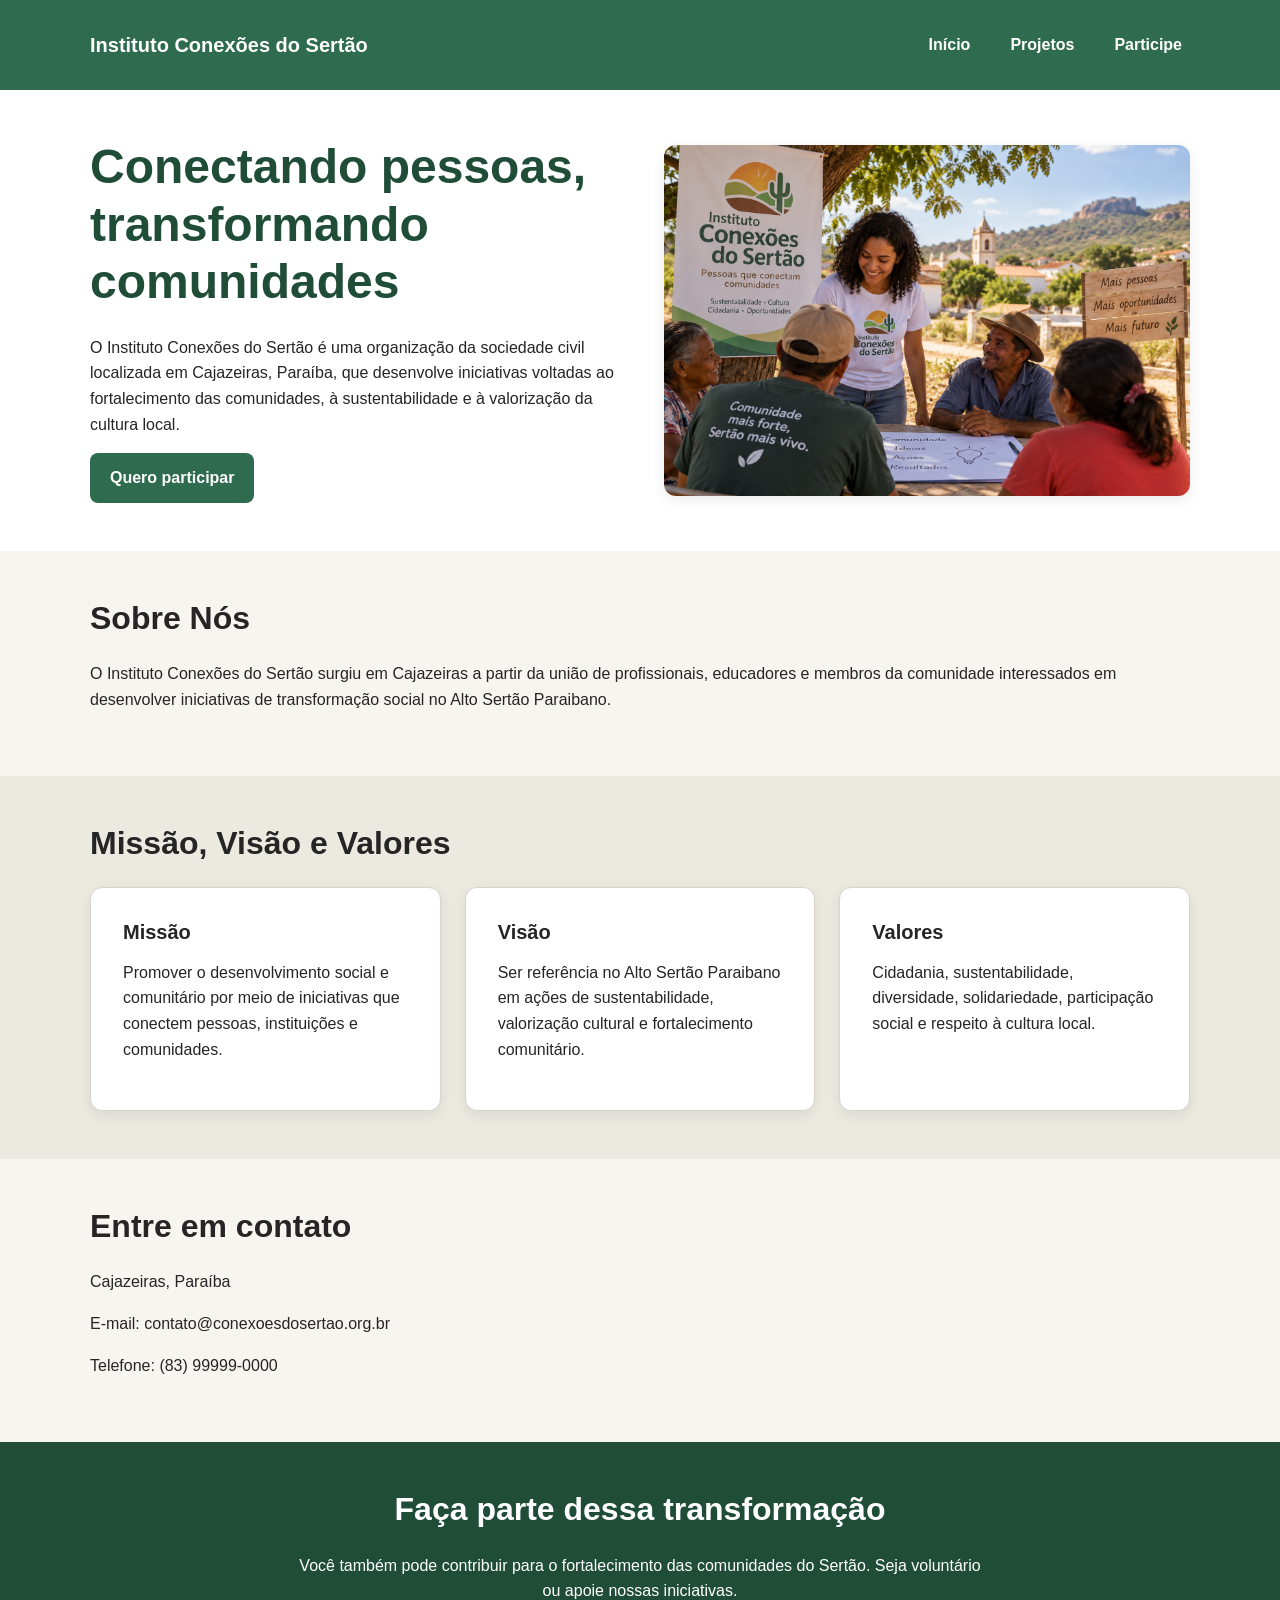
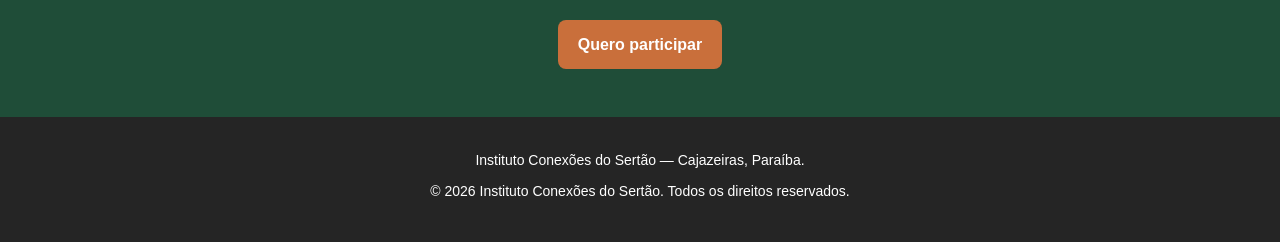
<file: index.html>
<!DOCTYPE html>
<html lang="pt-BR">

<head>
    <meta charset="UTF-8">
    <meta name="viewport" content="width=device-width, initial-scale=1.0">
    <title>Instituto Conexões do Sertão</title>
    <link rel="stylesheet" href="style.css">
</head>

<body>

<header class="cabecalho">
    <div class="container cabecalho-conteudo">

        <h1 class="logo">
            <a href="index.html">Instituto Conexões do Sertão</a>
        </h1>

        <!-- Navegação para telas maiores -->
        <nav class="navegacao-desktop" aria-label="Navegação principal">
            <a href="index.html">Início</a>

            <div class="dropdown">
                <a href="projetos.html">Projetos</a>

                <div class="dropdown-menu">
                    <a href="projetos.html#coleta">Coleta Seletiva</a>
                    <a href="projetos.html#cultura">Cultura e Memória</a>
                    <a href="projetos.html#conexoes">Conexões Comunitárias</a>
                </div>
            </div>

            <a href="cadastro.html">Participe</a>
        </nav>

        <!-- Navegação para celulares -->
        <details class="menu-mobile">
            <summary aria-label="Abrir menu de navegação">
                <span class="icone-menu">☰</span>
                <span class="texto-menu">Menu</span>
            </summary>

            <nav aria-label="Navegação mobile">
                <a href="index.html">Início</a>
                <a href="projetos.html">Projetos</a>
                <a href="cadastro.html">Participe</a>
            </nav>
        </details>

    </div>
</header>

<main>

    <section class="hero">
        <div class="container hero-grid">

            <div class="hero-conteudo">
                <h2>Conectando pessoas, transformando comunidades</h2>

                <p>
                    O Instituto Conexões do Sertão é uma organização da sociedade
                    civil localizada em Cajazeiras, Paraíba, que desenvolve
                    iniciativas voltadas ao fortalecimento das comunidades,
                    à sustentabilidade e à valorização da cultura local.
                </p>

                <a class="botao" href="cadastro.html">Quero participar</a>
            </div>

            <div class="hero-imagem">
                <img
                    src="imagens/comunidade.png"
                    alt="Moradores e voluntários reunidos em uma atividade comunitária no Sertão Paraibano"
                >
            </div>

        </div>
    </section>

    <section class="secao">
        <div class="container">
            <h2>Sobre Nós</h2>

            <p>
                O Instituto Conexões do Sertão surgiu em Cajazeiras a partir da
                união de profissionais, educadores e membros da comunidade
                interessados em desenvolver iniciativas de transformação social
                no Alto Sertão Paraibano.
            </p>
        </div>
    </section>

    <section class="secao secao-destaque">
        <div class="container">

            <h2>Missão, Visão e Valores</h2>

            <div class="grid cards-institucionais">

                <article class="card col-4">
                    <h3>Missão</h3>
                    <p>
                        Promover o desenvolvimento social e comunitário por meio
                        de iniciativas que conectem pessoas, instituições e
                        comunidades.
                    </p>
                </article>

                <article class="card col-4">
                    <h3>Visão</h3>
                    <p>
                        Ser referência no Alto Sertão Paraibano em ações de
                        sustentabilidade, valorização cultural e fortalecimento
                        comunitário.
                    </p>
                </article>

                <article class="card col-4">
                    <h3>Valores</h3>
                    <p>
                        Cidadania, sustentabilidade, diversidade, solidariedade,
                        participação social e respeito à cultura local.
                    </p>
                </article>

            </div>
        </div>
    </section>

    <section class="secao">
        <div class="container">
            <h2>Entre em contato</h2>

            <address class="contato">
                <p>Cajazeiras, Paraíba</p>
                <p>E-mail: contato@conexoesdosertao.org.br</p>
                <p>Telefone: (83) 99999-0000</p>
            </address>
        </div>
    </section>

    <section class="cta">
        <div class="container cta-conteudo">

            <h2>Faça parte dessa transformação</h2>

            <p>
                Você também pode contribuir para o fortalecimento das comunidades
                do Sertão. Seja voluntário ou apoie nossas iniciativas.
            </p>

            <a class="botao botao-secundario" href="cadastro.html">
                Quero participar
            </a>

        </div>
    </section>

</main>

<footer class="rodape">
    <div class="container">
        <p>Instituto Conexões do Sertão — Cajazeiras, Paraíba.</p>
        <p>© 2026 Instituto Conexões do Sertão. Todos os direitos reservados.</p>
    </div>
</footer>

</body>
</html>
</file>
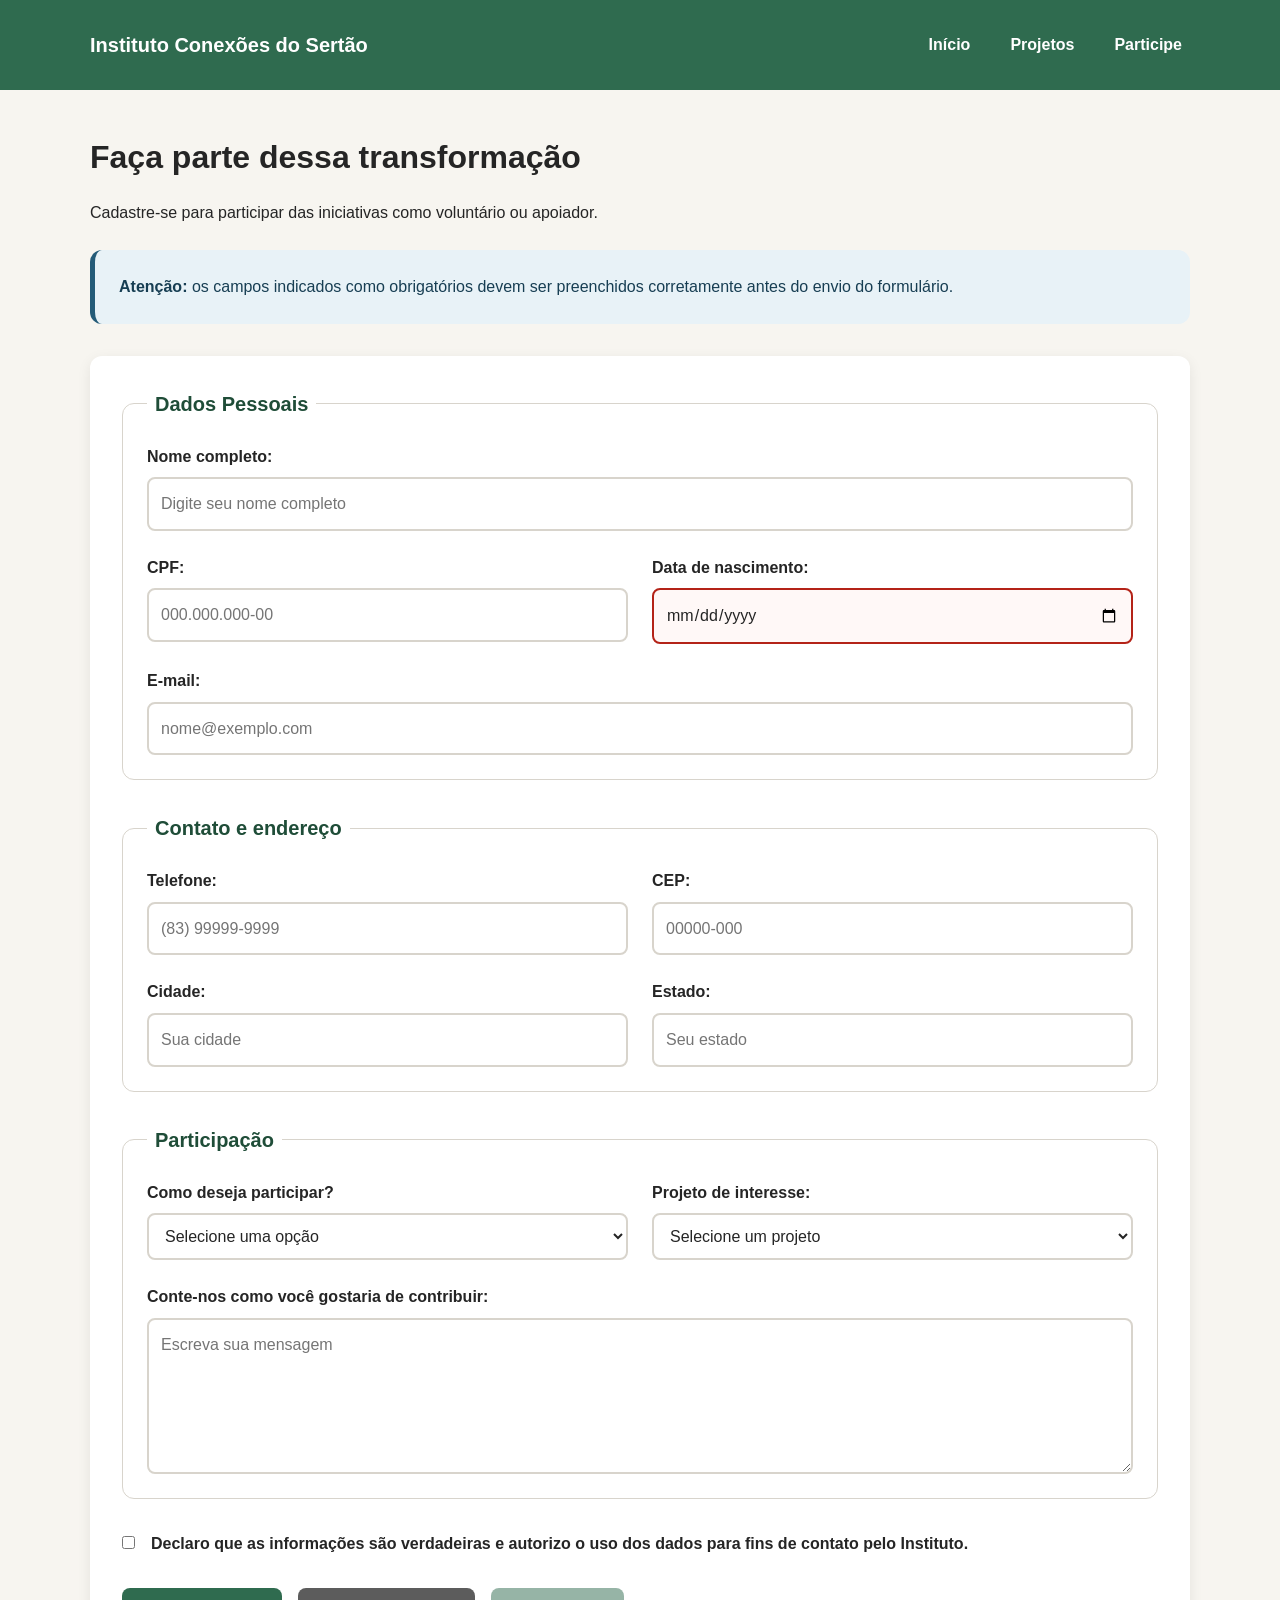
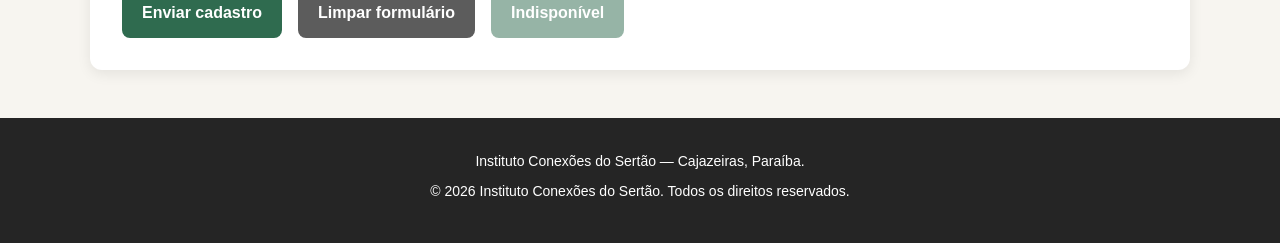
<file: cadastro.html>
<!DOCTYPE html>
<html lang="pt-BR">

<head>
    <meta charset="UTF-8">
    <meta name="viewport" content="width=device-width, initial-scale=1.0">
    <title>Participe | Instituto Conexões do Sertão</title>
    <link rel="stylesheet" href="style.css">
</head>

<body>

<header class="cabecalho">
    <div class="container cabecalho-conteudo">

        <h1 class="logo">
            <a href="index.html">Instituto Conexões do Sertão</a>
        </h1>

        <!-- Navegação para telas maiores -->
        <nav class="navegacao-desktop" aria-label="Navegação principal">
            <a href="index.html">Início</a>

            <div class="dropdown">
                <a href="projetos.html">Projetos</a>

                <div class="dropdown-menu">
                    <a href="projetos.html#coleta">Coleta Seletiva</a>
                    <a href="projetos.html#cultura">Cultura e Memória</a>
                    <a href="projetos.html#conexoes">Conexões Comunitárias</a>
                </div>
            </div>

            <a href="cadastro.html">Participe</a>
        </nav>

        <!-- Navegação para celulares -->
        <details class="menu-mobile">
            <summary aria-label="Abrir menu de navegação">
                <span class="icone-menu">☰</span>
                <span class="texto-menu">Menu</span>
            </summary>

            <nav aria-label="Navegação mobile">
                <a href="index.html">Início</a>
                <a href="projetos.html">Projetos</a>
                <a href="cadastro.html">Participe</a>
            </nav>
        </details>

    </div>
</header>

<main>

    <section class="secao">
        <div class="container formulario-container">

            <div class="formulario-introducao">
                <h2>Faça parte dessa transformação</h2>

                <p>
                    Cadastre-se para participar das iniciativas como voluntário
                    ou apoiador.
                </p>

                <div class="alerta alerta-info" role="status">
                    <strong>Atenção:</strong>
                    os campos indicados como obrigatórios devem ser preenchidos
                    corretamente antes do envio do formulário.
                </div>
            </div>

            <form class="formulario">

                <fieldset>
                    <legend>Dados Pessoais</legend>

                    <div class="form-grid">

                        <div class="campo campo-completo">
                            <label for="nome">Nome completo:</label>
                            <input
                                type="text"
                                id="nome"
                                name="nome"
                                placeholder="Digite seu nome completo"
                                required
                            >
                        </div>

                        <div class="campo">
                            <label for="cpf">CPF:</label>
                            <input
                                type="text"
                                id="cpf"
                                name="cpf"
                                pattern="[0-9]{3}\.[0-9]{3}\.[0-9]{3}-[0-9]{2}"
                                placeholder="000.000.000-00"
                                required
                            >
                        </div>

                        <div class="campo">
                            <label for="nascimento">Data de nascimento:</label>
                            <input
                                type="date"
                                id="nascimento"
                                name="nascimento"
                                required
                            >
                        </div>

                        <div class="campo campo-completo">
                            <label for="email">E-mail:</label>
                            <input
                                type="email"
                                id="email"
                                name="email"
                                placeholder="nome@exemplo.com"
                                required
                            >
                        </div>

                    </div>
                </fieldset>

                <fieldset>
                    <legend>Contato e endereço</legend>

                    <div class="form-grid">

                        <div class="campo">
                            <label for="telefone">Telefone:</label>
                            <input
                                type="tel"
                                id="telefone"
                                name="telefone"
                                pattern="\([0-9]{2}\) [0-9]{5}-[0-9]{4}"
                                placeholder="(83) 99999-9999"
                                required
                            >
                        </div>

                        <div class="campo">
                            <label for="cep">CEP:</label>
                            <input
                                type="text"
                                id="cep"
                                name="cep"
                                pattern="[0-9]{5}-[0-9]{3}"
                                placeholder="00000-000"
                                required
                            >
                        </div>

                        <div class="campo">
                            <label for="cidade">Cidade:</label>
                            <input
                                type="text"
                                id="cidade"
                                name="cidade"
                                placeholder="Sua cidade"
                                required
                            >
                        </div>

                        <div class="campo">
                            <label for="estado">Estado:</label>
                            <input
                                type="text"
                                id="estado"
                                name="estado"
                                placeholder="Seu estado"
                                required
                            >
                        </div>

                    </div>
                </fieldset>

                <fieldset>
                    <legend>Participação</legend>

                    <div class="form-grid">

                        <div class="campo">
                            <label for="tipo-participacao">
                                Como deseja participar?
                            </label>

                            <select
                                id="tipo-participacao"
                                name="tipo-participacao"
                                required
                            >
                                <option value="">Selecione uma opção</option>
                                <option value="voluntario">Voluntário</option>
                                <option value="apoiador">Apoiador</option>
                            </select>
                        </div>

                        <div class="campo">
                            <label for="projeto">Projeto de interesse:</label>

                            <select id="projeto" name="projeto" required>
                                <option value="">Selecione um projeto</option>
                                <option value="coleta">
                                    Coleta Seletiva e Apoio aos Catadores
                                </option>
                                <option value="cultura">
                                    Cultura e Memória de Cajazeiras
                                </option>
                                <option value="conexoes">
                                    Conexões Comunitárias
                                </option>
                            </select>
                        </div>

                        <div class="campo campo-completo">
                            <label for="mensagem">
                                Conte-nos como você gostaria de contribuir:
                            </label>

                            <textarea
                                id="mensagem"
                                name="mensagem"
                                rows="5"
                                maxlength="500"
                                placeholder="Escreva sua mensagem"
                            ></textarea>
                        </div>

                    </div>
                </fieldset>

                <div class="termos">
                    <input
                        type="checkbox"
                        id="termos"
                        name="termos"
                        required
                    >

                    <label for="termos">
                        Declaro que as informações são verdadeiras e autorizo
                        o uso dos dados para fins de contato pelo Instituto.
                    </label>
                </div>

                <div class="acoes-formulario">
                    <button class="botao" type="submit">
                        Enviar cadastro
                    </button>

                    <button class="botao botao-neutro" type="reset">
                        Limpar formulário
                    </button>

                    <button class="botao" type="button" disabled>
                        Indisponível
                    </button>
                </div>

            </form>

        </div>
    </section>

</main>

<footer class="rodape">
    <div class="container">
        <p>Instituto Conexões do Sertão — Cajazeiras, Paraíba.</p>
        <p>© 2026 Instituto Conexões do Sertão. Todos os direitos reservados.</p>
    </div>
</footer>

</body>
</html>
</file>
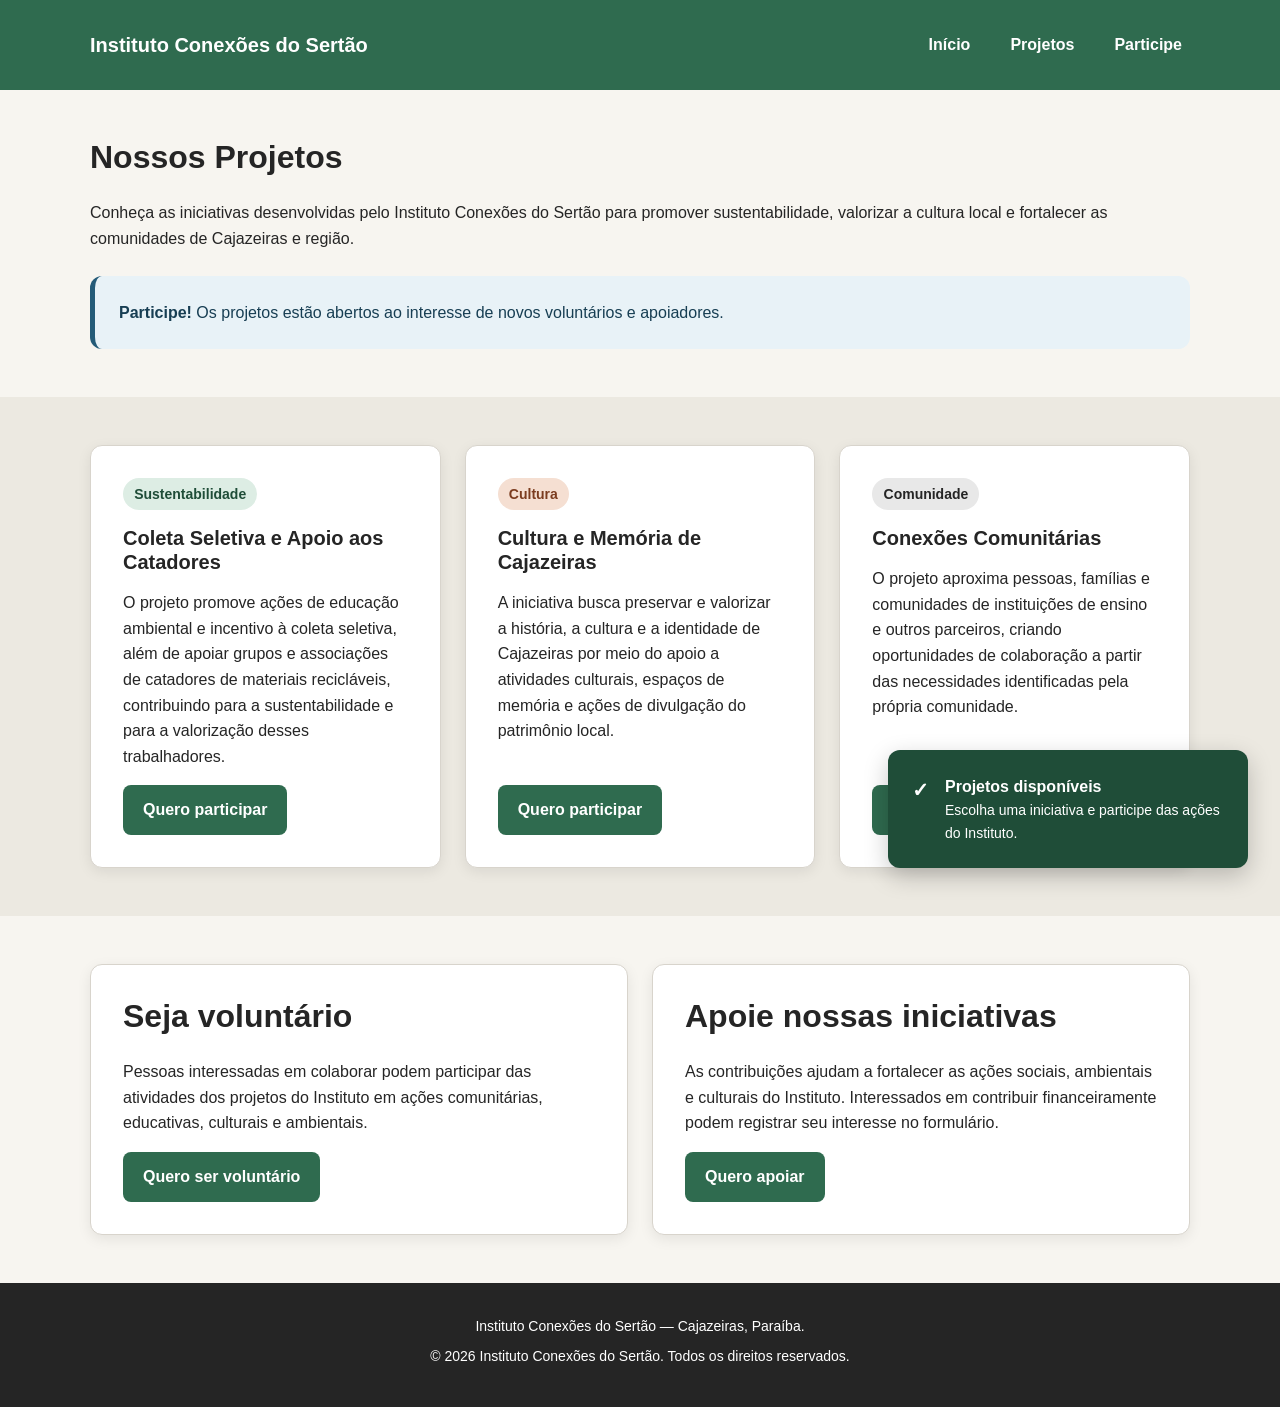
<file: projetos.html>
<!DOCTYPE html>
<html lang="pt-BR">

<head>
    <meta charset="UTF-8">
    <meta name="viewport" content="width=device-width, initial-scale=1.0">
    <title>Projetos | Instituto Conexões do Sertão</title>
    <link rel="stylesheet" href="style.css">
</head>

<body>

<header class="cabecalho">
    <div class="container cabecalho-conteudo">

        <h1 class="logo">
            <a href="index.html">Instituto Conexões do Sertão</a>
        </h1>

        <!-- Navegação para telas maiores -->
        <nav class="navegacao-desktop" aria-label="Navegação principal">
            <a href="index.html">Início</a>

            <div class="dropdown">
                <a href="projetos.html">Projetos</a>

                <div class="dropdown-menu">
                    <a href="#coleta">Coleta Seletiva</a>
                    <a href="#cultura">Cultura e Memória</a>
                    <a href="#conexoes">Conexões Comunitárias</a>
                </div>
            </div>

            <a href="cadastro.html">Participe</a>
        </nav>

        <!-- Navegação para celulares -->
        <details class="menu-mobile">
            <summary aria-label="Abrir menu de navegação">
                <span class="icone-menu">☰</span>
                <span class="texto-menu">Menu</span>
            </summary>

            <nav aria-label="Navegação mobile">
                <a href="index.html">Início</a>
                <a href="projetos.html">Projetos</a>
                <a href="cadastro.html">Participe</a>
            </nav>
        </details>

    </div>
</header>

<main>

    <section class="secao apresentacao-projetos">
        <div class="container">

            <h2>Nossos Projetos</h2>

            <p>
                Conheça as iniciativas desenvolvidas pelo Instituto Conexões do
                Sertão para promover sustentabilidade, valorizar a cultura local
                e fortalecer as comunidades de Cajazeiras e região.
            </p>

            <!-- Componente de feedback: alerta -->
            <div class="alerta alerta-info" role="status">
                <strong>Participe!</strong>
                Os projetos estão abertos ao interesse de novos voluntários e apoiadores.
            </div>

        </div>
    </section>

    <section class="secao secao-destaque">
        <div class="container">

            <div class="grid projetos-grid">

                <article class="card projeto-card col-4" id="coleta">

                    <span class="badge badge-verde">
                        Sustentabilidade
                    </span>

                    <h3>Coleta Seletiva e Apoio aos Catadores</h3>

                    <p>
                        O projeto promove ações de educação ambiental e incentivo
                        à coleta seletiva, além de apoiar grupos e associações de
                        catadores de materiais recicláveis, contribuindo para a
                        sustentabilidade e para a valorização desses trabalhadores.
                    </p>

                    <a class="botao" href="cadastro.html">
                        Quero participar
                    </a>

                </article>

                <article class="card projeto-card col-4" id="cultura">

                    <span class="badge badge-terra">
                        Cultura
                    </span>

                    <h3>Cultura e Memória de Cajazeiras</h3>

                    <p>
                        A iniciativa busca preservar e valorizar a história, a
                        cultura e a identidade de Cajazeiras por meio do apoio a
                        atividades culturais, espaços de memória e ações de
                        divulgação do patrimônio local.
                    </p>

                    <a class="botao" href="cadastro.html">
                        Quero participar
                    </a>

                </article>

                <article class="card projeto-card col-4" id="conexoes">

                    <span class="badge badge-neutro">
                        Comunidade
                    </span>

                    <h3>Conexões Comunitárias</h3>

                    <p>
                        O projeto aproxima pessoas, famílias e comunidades de
                        instituições de ensino e outros parceiros, criando
                        oportunidades de colaboração a partir das necessidades
                        identificadas pela própria comunidade.
                    </p>

                    <a class="botao" href="cadastro.html">
                        Quero participar
                    </a>

                </article>

            </div>
        </div>
    </section>

    <section class="secao">
        <div class="container grid">

            <article class="card col-6">
                <h2>Seja voluntário</h2>

                <p>
                    Pessoas interessadas em colaborar podem participar das
                    atividades dos projetos do Instituto em ações comunitárias,
                    educativas, culturais e ambientais.
                </p>

                <a class="botao" href="cadastro.html">
                    Quero ser voluntário
                </a>
            </article>

            <article class="card col-6">
                <h2>Apoie nossas iniciativas</h2>

                <p>
                    As contribuições ajudam a fortalecer as ações sociais,
                    ambientais e culturais do Instituto. Interessados em
                    contribuir financeiramente podem registrar seu interesse
                    no formulário.
                </p>

                <a class="botao" href="cadastro.html">
                    Quero apoiar
                </a>
            </article>

        </div>
    </section>

    <!-- Componente demonstrativo de feedback -->
    <div class="toast" role="status" aria-live="polite">
        <span class="toast-icone">✓</span>

        <div>
            <strong>Projetos disponíveis</strong>
            <p>Escolha uma iniciativa e participe das ações do Instituto.</p>
        </div>
    </div>

</main>

<footer class="rodape">
    <div class="container">
        <p>Instituto Conexões do Sertão — Cajazeiras, Paraíba.</p>
        <p>© 2026 Instituto Conexões do Sertão. Todos os direitos reservados.</p>
    </div>
</footer>

</body>
</html>
</file>
<file: style.css>
/* =========================================================
   INSTITUTO CONEXÕES DO SERTÃO
   Experiência Prática II - Desenvolvimento Front-end
   ========================================================= */


/* =========================================================
   1. DESIGN SYSTEM
   ========================================================= */

:root {
    /* Cores */
    --cor-primaria: #2F6B4F;
    --cor-primaria-escura: #1F4D38;
    --cor-secundaria: #C96F3B;
    --cor-secundaria-clara: #E8A77F;
    --cor-fundo: #F7F5F0;
    --cor-superficie: #FFFFFF;
    --cor-texto: #252525;
    --cor-texto-secundario: #5C5C5C;

    /* Cores auxiliares */
    --cor-sucesso: #287A4B;
    --cor-erro: #B42318;
    --cor-info: #245B78;
    --cor-borda: #D8D4CC;

    /* Tipografia */
    --fonte-xs: 0.875rem;
    --fonte-sm: 1rem;
    --fonte-md: 1.25rem;
    --fonte-lg: 2rem;
    --fonte-xl: 3rem;

    /* Espaçamentos */
    --espaco-xs: 0.5rem;
    --espaco-sm: 1rem;
    --espaco-md: 1.5rem;
    --espaco-lg: 2rem;
    --espaco-xl: 3rem;

    /* Outros padrões */
    --raio: 12px;
    --sombra: 0 4px 14px rgba(0, 0, 0, 0.08);
    --transicao: 0.25s ease;
}


/* =========================================================
   2. CONFIGURAÇÕES GLOBAIS
   ========================================================= */

* {
    box-sizing: border-box;
    margin: 0;
    padding: 0;
}

html {
    scroll-behavior: smooth;
}

body {
    font-family: Arial, Helvetica, sans-serif;
    font-size: var(--fonte-sm);
    line-height: 1.6;
    color: var(--cor-texto);
    background-color: var(--cor-fundo);
}

img {
    max-width: 100%;
    height: auto;
    display: block;
}

a {
    color: inherit;
}

h1,
h2,
h3 {
    line-height: 1.2;
}

h1 {
    font-size: var(--fonte-lg);
}

h2 {
    font-size: var(--fonte-lg);
    margin-bottom: var(--espaco-md);
}

h3 {
    font-size: var(--fonte-md);
    margin-bottom: var(--espaco-sm);
}

p {
    margin-bottom: var(--espaco-sm);
}


/* =========================================================
   3. CONTAINER E GRID DE 12 COLUNAS
   ========================================================= */

.container {
    width: 90%;
    max-width: 1200px;
    margin: 0 auto;
}

.grid {
    display: grid;
    grid-template-columns: repeat(12, 1fr);
    gap: var(--espaco-md);
}

.col-4 {
    grid-column: span 4;
}

.col-6 {
    grid-column: span 6;
}


/* =========================================================
   4. CABEÇALHO E NAVEGAÇÃO
   ========================================================= */

.cabecalho {
    background-color: var(--cor-primaria);
    color: var(--cor-superficie);
    position: relative;
    z-index: 100;
}

.cabecalho-conteudo {
    display: flex;
    justify-content: space-between;
    align-items: center;
    gap: var(--espaco-md);
    min-height: 90px;
}

.logo {
    font-size: var(--fonte-md);
}

.logo a {
    color: var(--cor-superficie);
    text-decoration: none;
}

.navegacao-desktop {
    display: flex;
    align-items: center;
    gap: var(--espaco-md);
}

.navegacao-desktop > a,
.dropdown > a {
    color: var(--cor-superficie);
    text-decoration: none;
    font-weight: bold;
    padding: var(--espaco-xs);
    transition:
        background-color var(--transicao),
        color var(--transicao);
}

.navegacao-desktop > a:hover,
.dropdown > a:hover {
    color: var(--cor-secundaria-clara);
}


/* =========================================================
   5. DROPDOWN
   ========================================================= */

.dropdown {
    position: relative;
}

.dropdown-menu {
    display: none;
    position: absolute;
    top: 100%;
    left: 0;
    min-width: 230px;
    background-color: var(--cor-superficie);
    border-radius: var(--raio);
    box-shadow: var(--sombra);
    padding: var(--espaco-xs);
}

.dropdown-menu a {
    display: block;
    padding: var(--espaco-sm);
    color: var(--cor-texto);
    text-decoration: none;
    border-radius: 8px;
    transition: background-color var(--transicao);
}

.dropdown-menu a:hover,
.dropdown-menu a:focus-visible {
    background-color: var(--cor-fundo);
}

.dropdown:hover .dropdown-menu,
.dropdown:focus-within .dropdown-menu {
    display: block;
}


/* =========================================================
   6. MENU MOBILE
   ========================================================= */

.menu-mobile {
    display: none;
    position: relative;
}

.menu-mobile summary {
    cursor: pointer;
    list-style: none;
    font-weight: bold;
}

.menu-mobile summary::-webkit-details-marker {
    display: none;
}

.icone-menu {
    font-size: var(--fonte-md);
    margin-right: var(--espaco-xs);
}

.menu-mobile nav {
    position: absolute;
    right: 0;
    top: calc(100% + 10px);
    min-width: 210px;
    background-color: var(--cor-superficie);
    border-radius: var(--raio);
    box-shadow: var(--sombra);
    padding: var(--espaco-sm);
}

.menu-mobile nav a {
    display: block;
    color: var(--cor-texto);
    text-decoration: none;
    padding: var(--espaco-sm);
    border-radius: 8px;
}

.menu-mobile nav a:hover,
.menu-mobile nav a:focus-visible {
    background-color: var(--cor-fundo);
}


/* =========================================================
   7. SEÇÕES
   ========================================================= */

.secao {
    padding: var(--espaco-xl) 0;
}

.secao-destaque {
    background-color: #ECE9E1;
}

.hero {
    padding: var(--espaco-xl) 0;
    background-color: var(--cor-superficie);
}

.hero-grid {
    display: grid;
    grid-template-columns: repeat(12, 1fr);
    gap: var(--espaco-xl);
    align-items: center;
}

.hero-conteudo {
    grid-column: span 6;
}

.hero-imagem {
    grid-column: span 6;
}

.hero-conteudo h2 {
    font-size: var(--fonte-xl);
    color: var(--cor-primaria-escura);
}

.hero-imagem img {
    width: 100%;
    border-radius: var(--raio);
    box-shadow: var(--sombra);
}


/* =========================================================
   8. CARDS
   ========================================================= */

.card {
    background-color: var(--cor-superficie);
    padding: var(--espaco-lg);
    border-radius: var(--raio);
    border: 1px solid var(--cor-borda);
    box-shadow: var(--sombra);
    transition:
        transform var(--transicao),
        box-shadow var(--transicao);
}

.card:hover {
    transform: translateY(-4px);
    box-shadow: 0 8px 20px rgba(0, 0, 0, 0.12);
}

.projeto-card {
    display: flex;
    flex-direction: column;
    align-items: flex-start;
}

.projeto-card p {
    flex-grow: 1;
}


/* =========================================================
   9. BOTÕES
   ========================================================= */

.botao {
    display: inline-block;
    border: none;
    border-radius: 8px;
    padding: 0.75rem 1.25rem;
    background-color: var(--cor-primaria);
    color: var(--cor-superficie);
    font: inherit;
    font-weight: bold;
    text-decoration: none;
    cursor: pointer;

    transition:
        background-color var(--transicao),
        box-shadow var(--transicao),
        transform var(--transicao),
        opacity var(--transicao);
}

.botao:hover {
    background-color: var(--cor-primaria-escura);
    box-shadow: var(--sombra);
}

.botao:focus-visible {
    outline: 3px solid var(--cor-secundaria);
    outline-offset: 3px;
}

.botao:active {
    transform: scale(0.98);
}

.botao:disabled {
    opacity: 0.5;
    cursor: not-allowed;
    box-shadow: none;
}

.botao-secundario {
    background-color: var(--cor-secundaria);
}

.botao-secundario:hover {
    background-color: #A9552B;
}

.botao-neutro {
    background-color: var(--cor-texto-secundario);
}

.botao-neutro:hover {
    background-color: var(--cor-texto);
}


/* =========================================================
   10. BADGES
   ========================================================= */

.badge {
    display: inline-block;
    padding: 0.3rem 0.7rem;
    margin-bottom: var(--espaco-sm);
    border-radius: 999px;
    font-size: var(--fonte-xs);
    font-weight: bold;
}

.badge-verde {
    background-color: #DDEDE4;
    color: var(--cor-primaria-escura);
}

.badge-terra {
    background-color: #F5DFD2;
    color: #7B3C1F;
}

.badge-neutro {
    background-color: #E8E8E8;
    color: var(--cor-texto);
}


/* =========================================================
   11. ALERTAS
   ========================================================= */

.alerta {
    padding: var(--espaco-md);
    margin-top: var(--espaco-md);
    border-radius: var(--raio);
    border-left: 5px solid;
}

.alerta-info {
    background-color: #E8F2F7;
    color: #173E53;
    border-color: var(--cor-info);
}


/* =========================================================
   12. TOAST
   ========================================================= */

.toast {
    display: flex;
    align-items: flex-start;
    gap: var(--espaco-sm);

    position: fixed;
    right: var(--espaco-lg);
    bottom: var(--espaco-lg);

    max-width: 360px;
    padding: var(--espaco-md);

    background-color: var(--cor-primaria-escura);
    color: var(--cor-superficie);

    border-radius: var(--raio);
    box-shadow: 0 8px 24px rgba(0, 0, 0, 0.22);

    z-index: 200;
}

.toast p {
    margin: 0;
    font-size: var(--fonte-xs);
}

.toast-icone {
    font-size: var(--fonte-md);
    font-weight: bold;
}


/* =========================================================
   13. CTA
   ========================================================= */

.cta {
    background-color: var(--cor-primaria-escura);
    color: var(--cor-superficie);
    padding: var(--espaco-xl) 0;
}

.cta-conteudo {
    display: flex;
    flex-direction: column;
    align-items: center;
    justify-content: center;
    text-align: center;
}

.cta-conteudo p {
    max-width: 700px;
}


/* =========================================================
   14. CONTATO
   ========================================================= */

.contato {
    font-style: normal;
}


/* =========================================================
   15. FORMULÁRIO
   ========================================================= */

.formulario-container {
    max-width: 900px;
}

.formulario-introducao {
    margin-bottom: var(--espaco-lg);
}

.formulario {
    background-color: var(--cor-superficie);
    padding: var(--espaco-lg);
    border-radius: var(--raio);
    box-shadow: var(--sombra);
}

fieldset {
    border: 1px solid var(--cor-borda);
    border-radius: var(--raio);
    padding: var(--espaco-md);
    margin-bottom: var(--espaco-lg);
}

legend {
    padding: 0 var(--espaco-xs);
    color: var(--cor-primaria-escura);
    font-size: var(--fonte-md);
    font-weight: bold;
}

.form-grid {
    display: grid;
    grid-template-columns: repeat(2, 1fr);
    gap: var(--espaco-md);
}

.campo {
    display: flex;
    flex-direction: column;
    gap: var(--espaco-xs);
}

.campo-completo {
    grid-column: 1 / -1;
}

label {
    font-weight: bold;
}

input,
select,
textarea {
    width: 100%;
    padding: 0.75rem;
    border: 2px solid var(--cor-borda);
    border-radius: 8px;
    background-color: var(--cor-superficie);
    color: var(--cor-texto);
    font: inherit;

    transition:
        border-color var(--transicao),
        box-shadow var(--transicao),
        background-color var(--transicao);
}

textarea {
    resize: vertical;
}

input:focus,
select:focus,
textarea:focus {
    border-color: var(--cor-primaria);
    outline: none;
    box-shadow: 0 0 0 3px rgba(47, 107, 79, 0.15);
}


/* =========================================================
   16. VALIDAÇÃO VISUAL
   ========================================================= */

input:not([type="checkbox"]):valid:not(:placeholder-shown),
textarea:valid:not(:placeholder-shown) {
    border-color: var(--cor-sucesso);
}

input:not([type="checkbox"]):invalid:not(:placeholder-shown),
textarea:invalid:not(:placeholder-shown) {
    border-color: var(--cor-erro);
    background-color: #FFF8F7;
}

select:valid {
    border-color: var(--cor-sucesso);
}

.termos {
    display: flex;
    align-items: flex-start;
    gap: var(--espaco-sm);
    margin-bottom: var(--espaco-lg);
}

.termos input {
    width: auto;
    margin-top: 0.35rem;
}

.acoes-formulario {
    display: flex;
    align-items: center;
    gap: var(--espaco-sm);
    flex-wrap: wrap;
}


/* =========================================================
   17. RODAPÉ
   ========================================================= */

.rodape {
    padding: var(--espaco-lg) 0;
    background-color: var(--cor-texto);
    color: var(--cor-superficie);
    text-align: center;
    font-size: var(--fonte-xs);
}

.rodape p {
    margin-bottom: var(--espaco-xs);
}


/* =========================================================
   18. ACESSIBILIDADE - FOCO DOS LINKS
   ========================================================= */

a:focus-visible,
summary:focus-visible {
    outline: 3px solid var(--cor-secundaria);
    outline-offset: 4px;
}


/* =========================================================
   19. BREAKPOINT 1
   CELULARES PEQUENOS - até 479px
   ========================================================= */

@media (max-width: 479px) {

    .container {
        width: 92%;
    }

    .navegacao-desktop {
        display: none;
    }

    .menu-mobile {
        display: block;
    }

    .cabecalho-conteudo {
        min-height: 75px;
    }

    .logo {
        font-size: var(--fonte-sm);
        max-width: 210px;
    }

    .texto-menu {
        display: none;
    }

    .hero {
        padding: var(--espaco-lg) 0;
    }

    .hero-conteudo,
    .hero-imagem {
        grid-column: 1 / -1;
    }

    .hero-conteudo h2 {
        font-size: var(--fonte-lg);
    }

    .col-4,
    .col-6 {
        grid-column: 1 / -1;
    }

    .form-grid {
        grid-template-columns: 1fr;
    }

    .campo-completo {
        grid-column: auto;
    }

    .formulario {
        padding: var(--espaco-sm);
    }

    .toast {
        position: static;
        max-width: none;
        margin: var(--espaco-md);
    }

    .acoes-formulario {
        flex-direction: column;
        align-items: stretch;
    }

    .acoes-formulario .botao {
        width: 100%;
    }
}


/* =========================================================
   20. BREAKPOINT 2
   CELULARES MAIORES - 480px a 767px
   ========================================================= */

@media (min-width: 480px) and (max-width: 767px) {

    .navegacao-desktop {
        display: none;
    }

    .menu-mobile {
        display: block;
    }

    .hero-conteudo,
    .hero-imagem {
        grid-column: 1 / -1;
    }

    .hero-conteudo h2 {
        font-size: 2.4rem;
    }

    .col-4,
    .col-6 {
        grid-column: 1 / -1;
    }

    .form-grid {
        grid-template-columns: 1fr;
    }

    .campo-completo {
        grid-column: auto;
    }

    .toast {
        right: var(--espaco-sm);
        bottom: var(--espaco-sm);
        max-width: 320px;
    }
}


/* =========================================================
   21. BREAKPOINT 3
   TABLETS - 768px a 1023px
   ========================================================= */

@media (min-width: 768px) and (max-width: 1023px) {

    .container {
        width: 92%;
    }

    .navegacao-desktop {
        gap: var(--espaco-sm);
    }

    .hero-conteudo {
        grid-column: span 7;
    }

    .hero-imagem {
        grid-column: span 5;
    }

    .cards-institucionais .col-4,
    .projetos-grid .col-4 {
        grid-column: span 6;
    }

    .cards-institucionais .col-4:last-child,
    .projetos-grid .col-4:last-child {
        grid-column: span 12;
    }
}


/* =========================================================
   22. BREAKPOINT 4
   DESKTOPS - 1024px a 1439px
   ========================================================= */

@media (min-width: 1024px) and (max-width: 1439px) {

    .container {
        max-width: 1100px;
    }

    .hero-conteudo,
    .hero-imagem {
        grid-column: span 6;
    }

    .projetos-grid .col-4,
    .cards-institucionais .col-4 {
        grid-column: span 4;
    }
}


/* =========================================================
   23. BREAKPOINT 5
   TELAS GRANDES - 1440px ou mais
   ========================================================= */

@media (min-width: 1440px) {

    .container {
        max-width: 1280px;
    }

    .hero {
        padding: 4rem 0;
    }

    .hero-conteudo h2 {
        font-size: 3.25rem;
    }

    .secao {
        padding: 4rem 0;
    }

    .grid {
        gap: var(--espaco-lg);
    }
}
</file>
